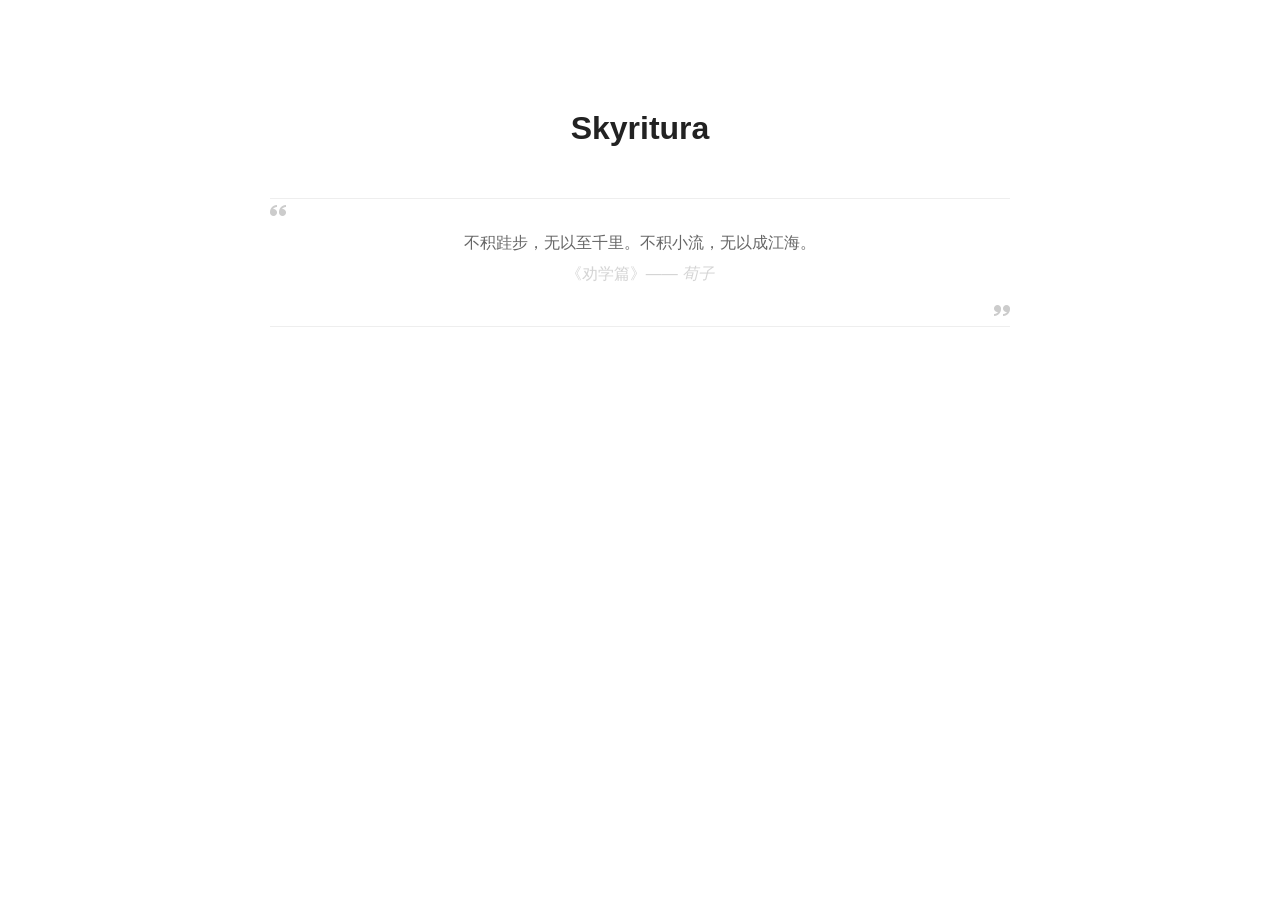
<file: index.html>
<!doctype html>
<html lang="zh" class="no-js">
<head>
  <meta charset="utf-8">
  <meta http-equiv="X-UA-Compatible" content="IE=edge">
  <meta name="viewport" content="width=device-width, initial-scale=1">
  <title>Skyritura</title>
  <meta name="Description" content="Home Page of Skyritura">
  <meta name="color-scheme" content="dark light">
  <script>(function(H){H.className=H.className.replace(/\bno-js\b/,'js')})(document.documentElement)</script>
  <link rel="stylesheet" type="text/css" href="assets/css/main.css"/>
</head>

<body>
  <div class="vi">
    <h1 class="animate-slide-in-down">Skyritura</h1>
    <div class="quote">
      <span class="quote-line quote-line-start animate-slide-in-left"></span>
      <span class="quote-icon quote-icon-start animate-slide-in-down">
        <i class="icon icon-quotes-left"></i>
      </span>
      <p class="quote-content animate-slide-in-down">不积跬步，无以至千里。不积小流，无以成江海。</p>
      <p class="quote-author animate-slide-in-down">《劝学篇》—— <em>荀子</em></p>
      <span class="quote-icon quote-icon-end animate-slide-in-up">
        <i class="icon icon-quotes-right"></i>
      </span>
      <span class="quote-line quote-line-end animate-slide-in-right"></span>
    </div>
    <div class="links">
      <a href="./games/" class="animate-slide-in-down">小游戏</a>
      <a href="./sj/" class="animate-slide-in-down">事件</a>
    </div>
    <div class="location">
      <span class="location-icon animate-slide-in-up">
        <i class="icon icon-map-pin"></i>
      </span>
      <span class="location-text animate-slide-in-down">Skyritura - China</span>
    </div>
    <div class="relocating">
      Navigating to: <span class="relocate-location"></span>...
    </div>
  </div>

  <script src="assets/vendors/jquery-3.3.1.min.js"></script>
  <script>
    $(function () {
      var SLIDE_IN_DOWN = { opacity: 1, top: 0 };
      var SLIDE_IN_UP = { opacity: 1, bottom: 0 };
      var SLIDE_IN_LEFT = { left: 0 };
      var SLIDE_IN_RIGHT = { right: 0 };

      registerCheatCode();
      executeAnimations();

      function executeAnimations() {
        $.when()
          .then(animateTitle)
          .then(animateQuote)
          .then(animateLinks)
          .then(animateLocation);
      }

      function animateTitle() {
        return animate('h1', SLIDE_IN_DOWN);
      }

      function animateQuote() {
        return $.when(
          animate('.quote-line-start', SLIDE_IN_LEFT),
          animate('.quote-line-end',SLIDE_IN_RIGHT),
          animate('.quote-icon-start', SLIDE_IN_DOWN),
          animate('.quote-icon-end', SLIDE_IN_UP)
        )
          .then(function () {
            return animate('.quote-content', SLIDE_IN_DOWN);
          })
          .then(function () {
            return animate('.quote-author', SLIDE_IN_DOWN);
          });
      }

      function animateLinks() {
        var DELAY_STEP = 200;
        var elements = $('.links a');
        var concurrent = $.makeArray(elements)
          .map(function (element, index) {
            return animate(element, SLIDE_IN_DOWN, index * DELAY_STEP);
          });

        return $.when.apply($, concurrent);
      }

      function animateLocation() {
        return $.when(
          animate('.location-icon', SLIDE_IN_UP),
          animate('.location-text', SLIDE_IN_DOWN)
        );
      }

      function animate(selector, properties, delay, options) {
        delay = delay || 0;
        return $(selector).delay(delay)
          .animate(properties, options)
          .promise();
      }

      function registerCheatCode() {
        $(document.body).on('keydown', function (event) {
          var KEY_B = 66;

          if (event.which === KEY_B) {
            $('.relocate-location').text('Bookmark Page');
            $('.relocating').css('opacity', 1);

            window.setTimeout(function () {
              window.location.href = '/bookmarks.html';
            }, 1000);
          }
        });
      }
    });
  </script>
</body>
</html>
</file>
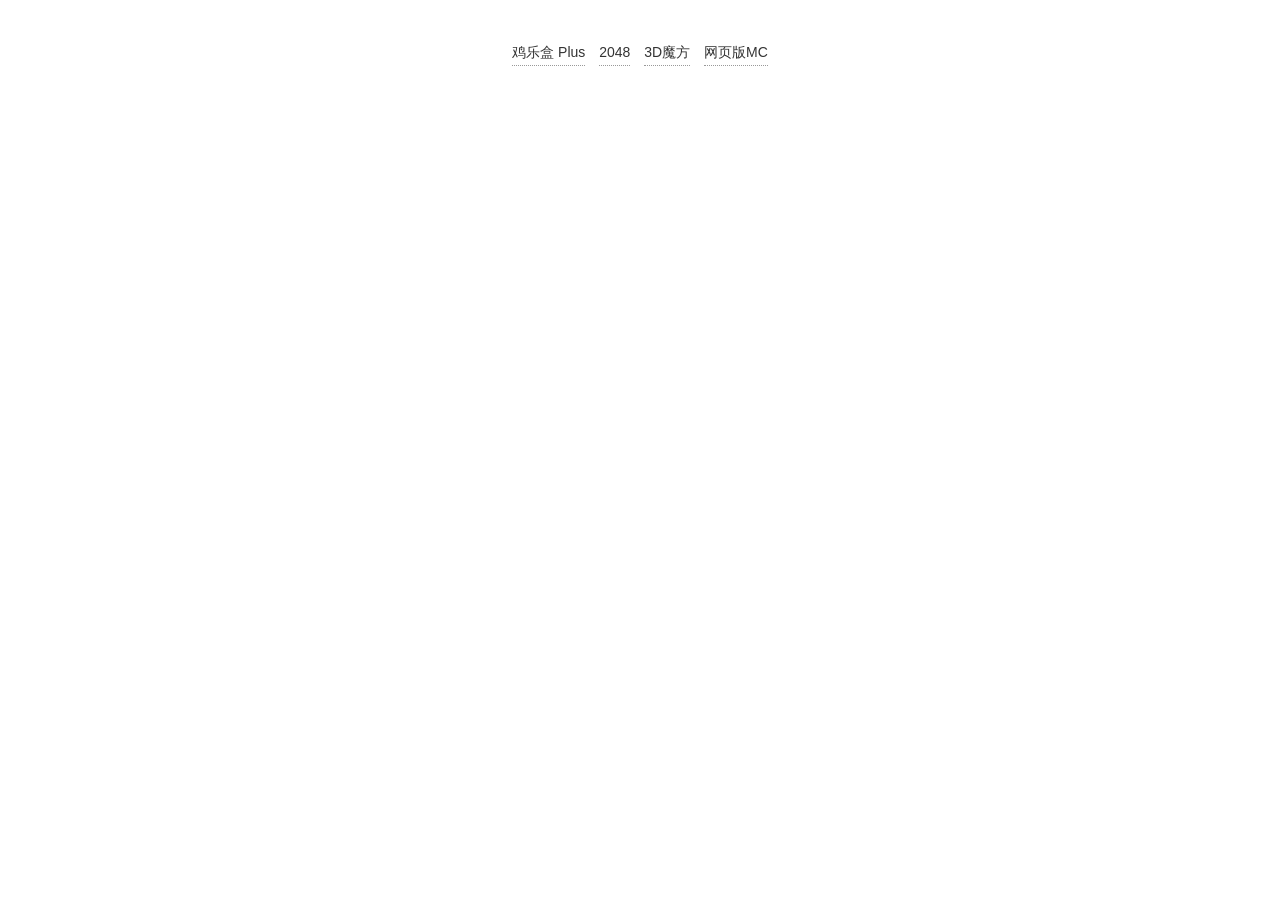
<file: games/index.html>
<!doctype html>
<html lang="zh" class="no-js">
<head>
  <meta charset="utf-8">
  <meta http-equiv="X-UA-Compatible" content="IE=edge">
  <meta name="viewport" content="width=device-width, initial-scale=1">
  <title>小游戏</title>
  <meta name="Description" content="Game Page of Skyritura">
  <meta name="color-scheme" content="dark light">
  <script>(function(H){H.className=H.className.replace(/\bno-js\b/,'js')})(document.documentElement)</script>
  <link rel="stylesheet" type="text/css" href="assets/css/main.css"/>
</head>

<body>
    <div class="links">
      <a href="./cxkmusic/" class="animate-slide-in-down">鸡乐盒 Plus</a>
      <a href="./2048/" class="animate-slide-in-down">2048</a>
      <a href="./3dcube/" class="animate-slide-in-down">3D魔方</a>
      <a href="./webmc/" class="animate-slide-in-down">网页版MC</a>
    </div>
    <div class="relocating">
      Navigating to: <span class="relocate-location"></span>...
    </div>
  </div>

  <script src="assets/vendors/jquery-3.3.1.min.js"></script>
  <script>
    $(function () {
      var SLIDE_IN_DOWN = { opacity: 1, top: 0 };
      var SLIDE_IN_UP = { opacity: 1, bottom: 0 };
      var SLIDE_IN_LEFT = { left: 0 };
      var SLIDE_IN_RIGHT = { right: 0 };

      registerCheatCode();
      executeAnimations();

      function executeAnimations() {
        $.when()
          .then(animateTitle)
          .then(animateQuote)
          .then(animateLinks)
          .then(animateLocation);
      }

      function animateTitle() {
        return animate('h1', SLIDE_IN_DOWN);
      }

      function animateQuote() {
        return $.when(
          animate('.quote-line-start', SLIDE_IN_LEFT),
          animate('.quote-line-end',SLIDE_IN_RIGHT),
          animate('.quote-icon-start', SLIDE_IN_DOWN),
          animate('.quote-icon-end', SLIDE_IN_UP)
        )
          .then(function () {
            return animate('.quote-content', SLIDE_IN_DOWN);
          })
          .then(function () {
            return animate('.quote-author', SLIDE_IN_DOWN);
          });
      }

      function animateLinks() {
        var DELAY_STEP = 200;
        var elements = $('.links a');
        var concurrent = $.makeArray(elements)
          .map(function (element, index) {
            return animate(element, SLIDE_IN_DOWN, index * DELAY_STEP);
          });

        return $.when.apply($, concurrent);
      }

      function animateLocation() {
        return $.when(
          animate('.location-icon', SLIDE_IN_UP),
          animate('.location-text', SLIDE_IN_DOWN)
        );
      }

      function animate(selector, properties, delay, options) {
        delay = delay || 0;
        return $(selector).delay(delay)
          .animate(properties, options)
          .promise();
      }

      function registerCheatCode() {
        $(document.body).on('keydown', function (event) {
          var KEY_B = 66;

          if (event.which === KEY_B) {
            $('.relocate-location').text('Bookmark Page');
            $('.relocating').css('opacity', 1);

            window.setTimeout(function () {
              window.location.href = '/bookmarks.html';
            }, 1000);
          }
        });
      }
    });
  </script>
</body>
</html>
</file>
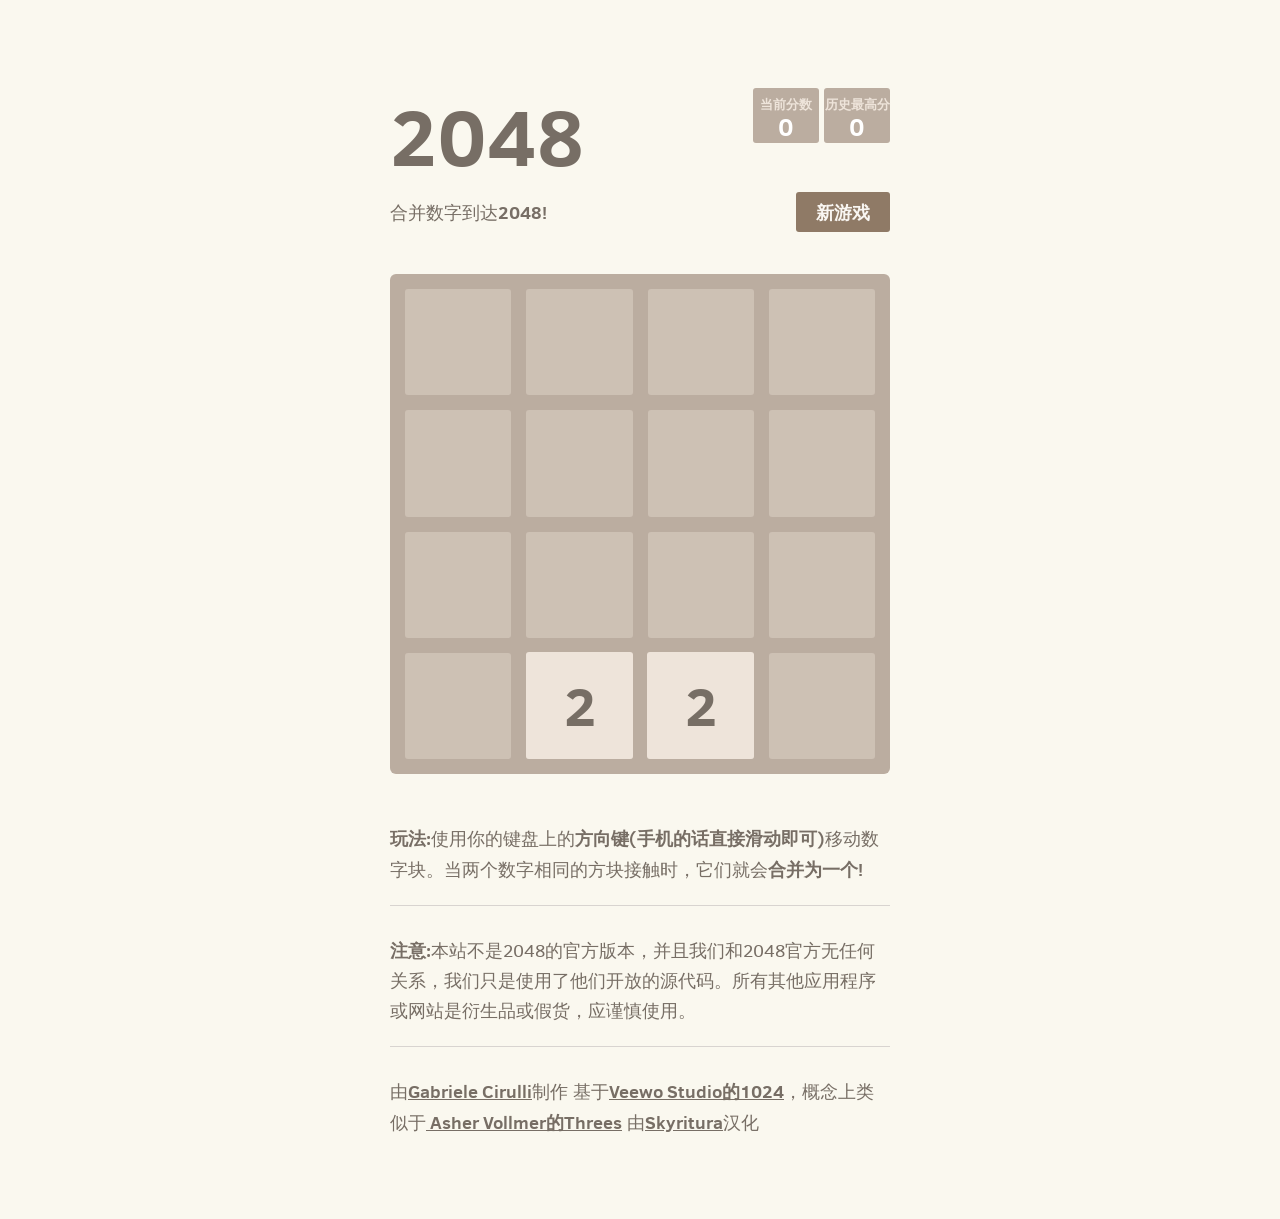
<file: games/2048/index.html>
<!DOCTYPE html>
<html>
<head>
  <meta charset="utf-8">
  <title>2048</title>

  <link href="style/main.css" rel="stylesheet" type="text/css">
  <link rel="shortcut icon" href="favicon.ico">
  <link rel="apple-touch-icon" href="meta/apple-touch-icon.png">
  <link rel="apple-touch-startup-image" href="meta/apple-touch-startup-image-640x1096.png" media="(device-width: 320px) and (device-height: 568px) and (-webkit-device-pixel-ratio: 2)"> <!-- iPhone 5+ -->
  <link rel="apple-touch-startup-image" href="meta/apple-touch-startup-image-640x920.png"  media="(device-width: 320px) and (device-height: 480px) and (-webkit-device-pixel-ratio: 2)"> <!-- iPhone, retina -->
  <meta name="apple-mobile-web-app-capable" content="yes">
  <meta name="apple-mobile-web-app-status-bar-style" content="black">

  <meta name="HandheldFriendly" content="True">
  <meta name="MobileOptimized" content="320">
  <meta name="viewport" content="width=device-width, target-densitydpi=160dpi, initial-scale=1.0, maximum-scale=1, user-scalable=no, minimal-ui">
</head>
<body>
  <div class="container">
    <div class="heading">
      <h1 class="title">2048</h1>
      <div class="scores-container">
        <div class="score-container">0</div>
        <div class="best-container">0</div>
      </div>
    </div>

    <div class="above-game">
      <p class="game-intro">合并数字到达<strong>2048!</strong></p>
      <a class="restart-button">新游戏</a>
    </div>

    <div class="game-container">
      <div class="game-message">
        <p></p>
        <div class="lower">
	        <a class="keep-playing-button">继续前进</a>
          <a class="retry-button">再试一次</a>
        </div>
      </div>

      <div class="grid-container">
        <div class="grid-row">
          <div class="grid-cell"></div>
          <div class="grid-cell"></div>
          <div class="grid-cell"></div>
          <div class="grid-cell"></div>
        </div>
        <div class="grid-row">
          <div class="grid-cell"></div>
          <div class="grid-cell"></div>
          <div class="grid-cell"></div>
          <div class="grid-cell"></div>
        </div>
        <div class="grid-row">
          <div class="grid-cell"></div>
          <div class="grid-cell"></div>
          <div class="grid-cell"></div>
          <div class="grid-cell"></div>
        </div>
        <div class="grid-row">
          <div class="grid-cell"></div>
          <div class="grid-cell"></div>
          <div class="grid-cell"></div>
          <div class="grid-cell"></div>
        </div>
      </div>

      <div class="tile-container">

      </div>
    </div>

    <p class="game-explanation">
      <strong class="important">玩法:</strong>使用你的键盘上的<strong>方向键(手机的话直接滑动即可)</strong>移动数字块。当两个数字相同的方块接触时，它们就会<strong>合并为一个!</strong>
    </p>
    <hr>
    <p>
    <strong class="important">注意:</strong>本站不是2048的官方版本，并且我们和2048官方无任何关系，我们只是使用了他们开放的源代码。所有其他应用程序或网站是衍生品或假货，应谨慎使用。
    </p>
    <hr>
    <p>
    由<a href="http://gabrielecirulli.com" target="_blank">Gabriele Cirulli</a>制作 基于<a href="https://itunes.apple.com/us/app/1024!/id823499224" target="_blank">Veewo Studio的1024</a>，概念上类似于<a href="http://asherv.com/threes/" target="_blank"> Asher Vollmer的Threes</a> 由<a href="https://skya.cloudns.be/" target="_blank">Skyritura</a>汉化
    </p>
  </div>

  <script src="js/bind_polyfill.js"></script>
  <script src="js/classlist_polyfill.js"></script>
  <script src="js/animframe_polyfill.js"></script>
  <script src="js/keyboard_input_manager.js"></script>
  <script src="js/html_actuator.js"></script>
  <script src="js/grid.js"></script>
  <script src="js/tile.js"></script>
  <script src="js/local_storage_manager.js"></script>
  <script src="js/game_manager.js"></script>
  <script src="js/application.js"></script>
</body>
</html>
</file>
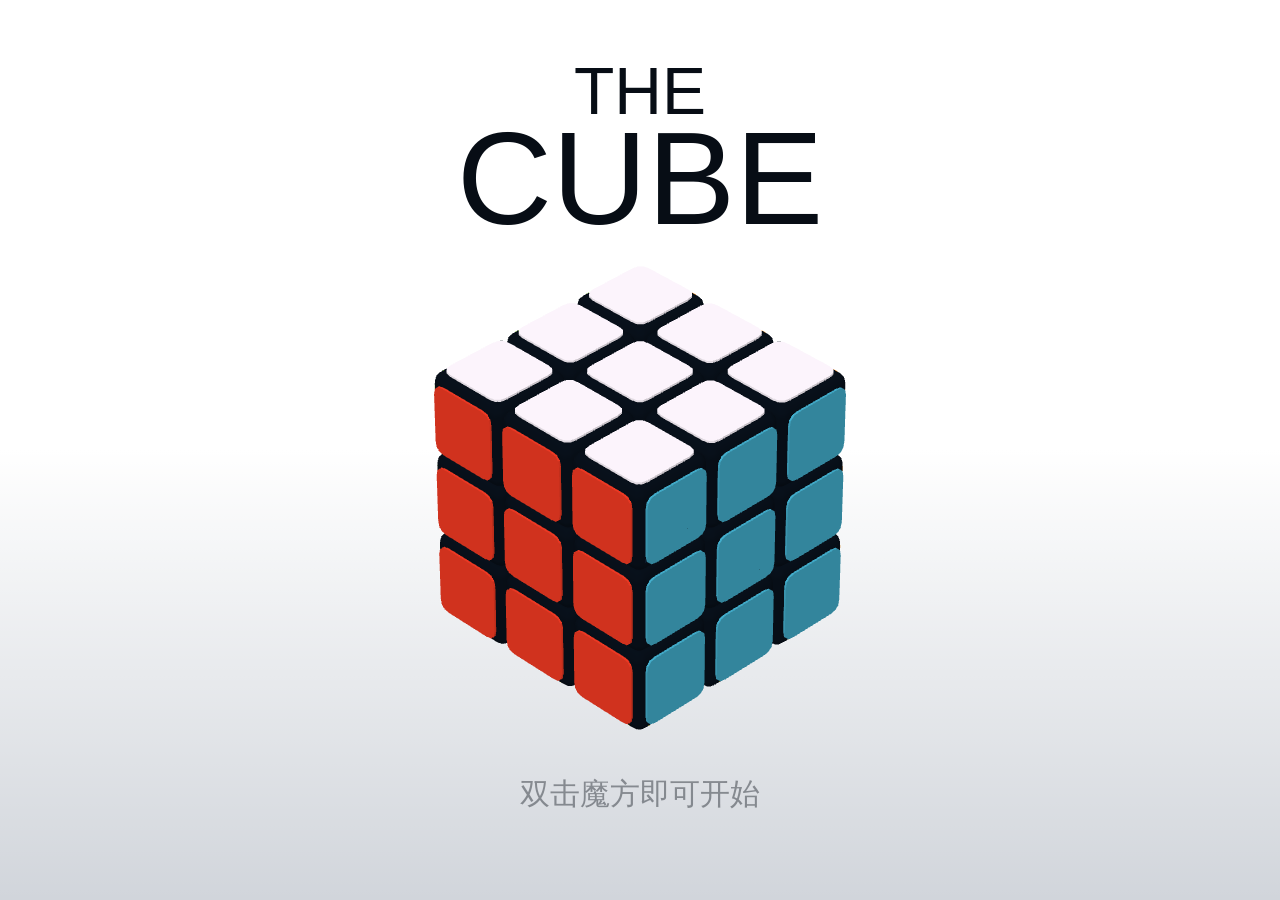
<file: games/3dcube/index.html>
﻿<!DOCTYPE html>
<html lang="en" >
<head>
<meta charset="UTF-8">
<title>HTML5 3D魔方</title>
<meta name="viewport" content="width=device-width,height=device-height,user-scalable=no,initial-scale=1.0,maximum-scale=1.0,minimum-scale=1.0">

<link rel="stylesheet" href="css/style.css">

</head>
<body>

<div class="ui">

  <div class="ui__background"></div>

  <div class="ui__game"></div>

  <div class="ui__texts">
    <h1 class="text text--title">
      <span>THE</span>
      <span>CUBE</span>
    </h1>
    <div class="text text--note">
      双击魔方即可开始
    </div>
    <div class="text text--timer">
      0:00
    </div>
    <div class="text text--complete">
      <span>Complete!</span>
    </div>
    <div class="text text--best-time">
      <icon trophy></icon>
      <span>Best Time!</span>
    </div>
  </div>

  <div class="ui__prefs">
    <range name="flip" title="Flip Type" list="Swift&nbsp;,Smooth,Bounce"></range>
    <range name="scramble" title="Scramble Length" list="20,25,30"></range>
    <range name="fov" title="Camera Angle" list="Ortographic,Perspective"></range>
    <range name="theme" title="Color Scheme" list="Cube,Erno,Dust,Camo,Rain"></range>
  </div>

  <div class="ui__stats">
    <div class="stats" name="total-solves">
      <i>Total solves:</i><b>-</b>
    </div>
    <div class="stats" name="best-time">
      <i>Best time:</i><b>-</b>
    </div>
    <div class="stats" name="worst-time">
      <i>Worst time:</i><b>-</b>
    </div>
    <div class="stats" name="average-5">
      <i>Average of 5:</i><b>-</b>
    </div>
    <div class="stats" name="average-12">
      <i>Average of 12:</i><b>-</b>
    </div>
    <div class="stats" name="average-25">
      <i>Average of 25:</i><b>-</b>
    </div>
  </div>

  <div class="ui__buttons">
    <button class="btn btn--bl btn--stats">
      <icon trophy></icon>
    </button>
    <button class="btn btn--bl btn--prefs">
      <icon settings></icon>
    </button>
    <button class="btn btn--bl btn--back">
      <icon back></icon>
    </button>
    <button class="btn btn--br btn--pwa">
    </button>
  </div>

</div>

<script src='js/three.min.js'></script>
<script src="js/index.js"></script>
</body>
</html>
</file>
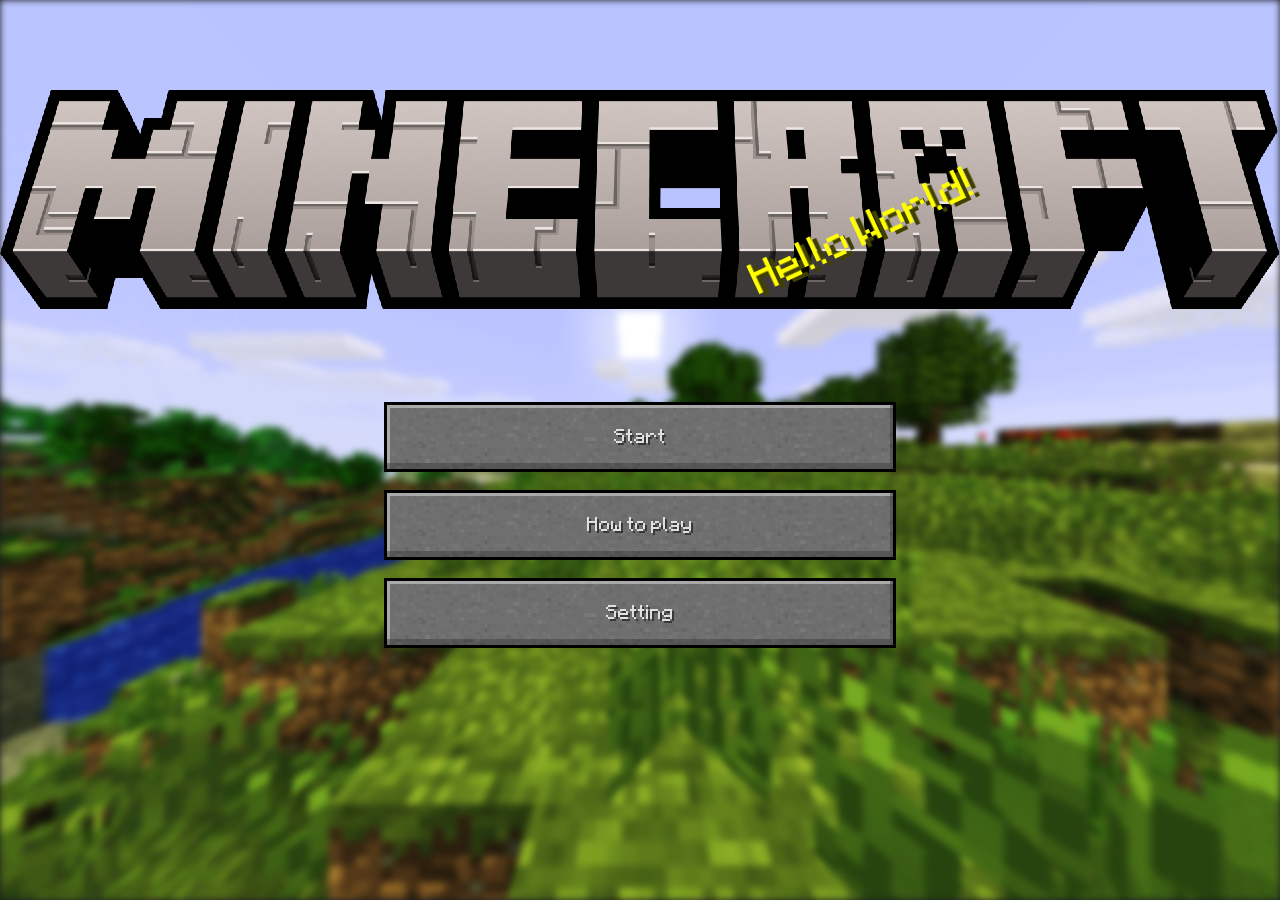
<file: games/webmc/index.html>
<!DOCTYPE html>
<html>
<head>
    <meta charset="utf-8"/>
    <meta name="viewport" Content ="width=device-width, initial-scale=1, maximum-scale=1, minimum-scale=1, user-scalable=no" />
    <title>WebMC</title>
    <link id="favicon" rel="icon" href="#" type="image/x-icon" />
    <link rel="stylesheet" type="text/css" href="./mc.css" />
    <script src="./src/main.js" type="module"></script>
    <style id="mcpage-preload">
        mcpage-preload {
            position: absolute; top: 0;
            width: 100vw;
            text-align: center;
            height: 100vh;
            overflow: hidden;
            background: #1D1F21;
            transition: opacity 1s ease;
            z-index: 100000;
        }
        mcpage-preload p {
            padding-top: calc(40vh + 1em);
            margin-top: 0;
            animation: loading-blink 1.3s infinite ease-out;
        }
        @keyframes loading-blink {
            50% { color: transparent; }
        }
        mcpage-preload img {
            position: fixed;
            bottom: 60%; left: 50%;
            transform: translateX(-50%);
        }
        mcpage-preload slot > ul, ::slotted(ul) {
            list-style: none;
            margin: 20px;
            padding: 0;
            white-space: nowrap;
            text-overflow: ellipsis;
            overflow: hidden;
            line-height: 1.2em;
        }
        mcpage-preload .left {
            text-align: start;
            direction: rtl;
            width: 50%;
            float: left;
        }
        mcpage-preload .right {
            text-align: start;
            width: 50%;
            float: right;
        }
        mcpage-preload .progress {
            line-height: 1rem;
        }
        mcpage-preload progress {
            -webkit-appearance: none;
            -moz-appearance: none;
            background-color: #555;
            height: 8px;
            border: 0;
            vertical-align: top;
            transform: translate(0, 0.5rem) translate(0, -50%);
        }
        mcpage-preload progress::-webkit-progress-bar {
            background-color: transparent;
        }
        mcpage-preload progress::-webkit-progress-value {
            background-color: #8f8;
        }
        mcpage-preload progress::-moz-progress-bar {
            background-color: #8f8;
        }
    </style>
</head>
<body>
    <mcpage-preload>
        <img src="./texture/jumpingBlock.gif" />
        <p>Loading...</p>
        <div class="progress"><progress value="0" max="0"></progress>&emsp;<span class="loadingCount">0</span> / <span class="loadedCount">0</span></div>
        <div class="left"><slot name="loading"><ul></ul></slot></div>
        <div class="right"><slot name="loaded"><ul></ul></slot></div>
        <ul slot="loading"></ul>
        <ul slot="loaded"></ul>
    </mcpage-preload>
</body>
</html>
</file>
<file: assets/css/main.css>
* {
  margin: 0;
  padding: 0;
}

html { transition: background-color .3s ease; }

body {
  font: 16px/1.8 -apple-system, BlinkMacSystemFont, "Segoe UI", "PingFang SC",
  "Microsoft YaHei", Helvetica, Arial, sans-serif,
  "Apple Color Emoji", "Segoe UI Emoji";
  text-align: center;
}

p { margin: 20px 0; }

ul, ol { list-style: none; }


/* Fonts
/* ================================================= */
@font-face {
  font-family: 'icomoon';
  src:
    url('../fonts/icomoon.ttf?mrs7x8') format('truetype'),
    url('../fonts/icomoon.woff?mrs7x8') format('woff'),
    url('../fonts/icomoon.svg?mrs7x8#icomoon') format('svg');
  font-weight: normal;
  font-style: normal;
}

[class^="icon-"], [class*=" icon-"] {
  /* use !important to prevent issues with browser extensions that change fonts */
  font-family: 'icomoon' !important;
  speak: none;
  font-style: normal;
  font-weight: normal;
  font-variant: normal;
  text-transform: none;
  line-height: 1;

  /* Better Font Rendering =========== */
  -webkit-font-smoothing: antialiased;
  -moz-osx-font-smoothing: grayscale;
}

.icon-map-pin:before {
  content: "\e902";
}
.icon-moon:before {
  content: "\e900";
}
.icon-sun:before {
  content: "\e901";
}
.icon-quotes-left:before {
  content: "\e977";
}
.icon-quotes-right:before {
  content: "\e978";
}


/* Animation
/* ================================================= */
.animate-slide-in-down,
.animate-slide-in-up {
  position: relative;
  opacity: 0;
}

.animate-slide-in-down { top: -10px; }

.animate-slide-in-up { bottom: -10px; }

.no-js .animate-slide-in-down,
.no-js .animate-slide-in-up { opacity: 1; }

.no-js .animate-slide-in-down { top: 0; }

.no-js .animate-slide-in-up { bottom: 0; }

.animate-slide-in-left { left: -100%; }
.no-js .animate-slide-in-left { left: 0; }

.animate-slide-in-right { right: -100%; }
.no-js .animate-slide-in-right { right: 0; }


/* Headline
/* ================================================= */
.vi {
  margin: 100px auto 0;
  max-width: 780px;
}

@media (max-width: 767px) {
  .vi { margin-top: 50px; }
}


/* Quote
/* ================================================= */
.quote {
  position: relative;
  overflow: hidden;
  margin: 40px 20px;
}

.quote-line {
  display: block;
  position: relative;
  height: 1px;
  transition: all .3s ease;
}

.quote cite::before {
  content: "-";
  padding: 0 5px;
}

.quote-icon { position: absolute; }

.quote-icon.animate-slide-in-down,
.quote-icon.animate-slide-in-up { opacity: 0; }
.no-js .quote-icon.animate-slide-in-down,
.no-js .quote-icon.animate-slide-in-up { opacity: 1; }

.quote-icon-start { left: 0; }
.quote-icon-start.animate-slide-in-down { top: -10px; }
.no-js .quote-icon-start.animate-slide-in-down { top: 0; }

.quote-icon-end { right: 0; }
.quote-icon-end.animate-slide-in-up { bottom: -10px; }
.no-js .quote-icon-end.animate-slide-in-up { bottom: 0; }

.quote-content { margin: 30px auto 0; }

.quote-author { margin: 10px auto 30px; }


/* Links
/* ================================================= */
.links {
  margin-top: 40px;
  font-size: 14px;
}

.links a {
  display: inline-block;
  position: relative;
  margin-left: 10px;
  text-decoration: none;
  border-bottom: 1px dotted;
  transition: border .3s ease, color .3s ease;
}

.links a:hover { border-bottom: 1px solid; }

.links a:active { top: 1px !important; }

.links a:first-child { margin-left: 0; }


/* Location
/* ================================================= */
.location {
  display: flex;
  justify-content: center;
  align-items: center;
  margin-top: 40px;
}

.location-icon { font-size: 14px; }

.location-text {
  margin-left: 6px;
  font-size: 13px;
}

.relocating {
  opacity: 0;
  font-size: 13px;
  transition: all .3s ease;
}


/* LIGHT MODE
/* ================================================= */
html { background-color: white; }
body { color: #333; }
::selection { background: #222; color: white; }
h1 { color: #222; }
.quote { color: #666; }
.quote-icon { color: #ccc; }
.quote-line { background: #eee; }
a { color: #333; }
.links a { border-bottom-color: #999; }
.links a:hover { border-bottom-color: #333; }
.location { color: #666; }
.relocating { color: #ccc; }


/* DARK MODE
/* ================================================= */
@media (prefers-color-scheme: dark) {
  html { background: #121621; }
  body { color: #6C7486; }
  ::selection { background: #222; color: #99A3BA; }
  h1 { color: #E4ECFA; }
  .quote { color: #6C7486; }
  .quote-icon { color: #3F4656; }
  .quote-line { background: #242836; }
  a { color: #99A3BA; }
  .links a { border-bottom-color: #6C7486; }
  .links a:hover { color: #E4ECFA; border-bottom-color: #99A3BA; }
  .location { color: #6C7486; }
}
</file>
<file: games/assets/css/main.css>
* {
  margin: 0;
  padding: 0;
}

html { transition: background-color .3s ease; }

body {
  font: 16px/1.8 -apple-system, BlinkMacSystemFont, "Segoe UI", "PingFang SC",
  "Microsoft YaHei", Helvetica, Arial, sans-serif,
  "Apple Color Emoji", "Segoe UI Emoji";
  text-align: center;
}

p { margin: 20px 0; }

ul, ol { list-style: none; }


/* Fonts
/* ================================================= */
@font-face {
  font-family: 'icomoon';
  src:
    url('../fonts/icomoon.ttf?mrs7x8') format('truetype'),
    url('../fonts/icomoon.woff?mrs7x8') format('woff'),
    url('../fonts/icomoon.svg?mrs7x8#icomoon') format('svg');
  font-weight: normal;
  font-style: normal;
}

[class^="icon-"], [class*=" icon-"] {
  /* use !important to prevent issues with browser extensions that change fonts */
  font-family: 'icomoon' !important;
  speak: none;
  font-style: normal;
  font-weight: normal;
  font-variant: normal;
  text-transform: none;
  line-height: 1;

  /* Better Font Rendering =========== */
  -webkit-font-smoothing: antialiased;
  -moz-osx-font-smoothing: grayscale;
}

.icon-map-pin:before {
  content: "\e902";
}
.icon-moon:before {
  content: "\e900";
}
.icon-sun:before {
  content: "\e901";
}
.icon-quotes-left:before {
  content: "\e977";
}
.icon-quotes-right:before {
  content: "\e978";
}


/* Animation
/* ================================================= */
.animate-slide-in-down,
.animate-slide-in-up {
  position: relative;
  opacity: 0;
}

.animate-slide-in-down { top: -10px; }

.animate-slide-in-up { bottom: -10px; }

.no-js .animate-slide-in-down,
.no-js .animate-slide-in-up { opacity: 1; }

.no-js .animate-slide-in-down { top: 0; }

.no-js .animate-slide-in-up { bottom: 0; }

.animate-slide-in-left { left: -100%; }
.no-js .animate-slide-in-left { left: 0; }

.animate-slide-in-right { right: -100%; }
.no-js .animate-slide-in-right { right: 0; }


/* Headline
/* ================================================= */
.vi {
  margin: 100px auto 0;
  max-width: 780px;
}

@media (max-width: 767px) {
  .vi { margin-top: 50px; }
}


/* Quote
/* ================================================= */
.quote {
  position: relative;
  overflow: hidden;
  margin: 40px 20px;
}

.quote-line {
  display: block;
  position: relative;
  height: 1px;
  transition: all .3s ease;
}

.quote cite::before {
  content: "-";
  padding: 0 5px;
}

.quote-icon { position: absolute; }

.quote-icon.animate-slide-in-down,
.quote-icon.animate-slide-in-up { opacity: 0; }
.no-js .quote-icon.animate-slide-in-down,
.no-js .quote-icon.animate-slide-in-up { opacity: 1; }

.quote-icon-start { left: 0; }
.quote-icon-start.animate-slide-in-down { top: -10px; }
.no-js .quote-icon-start.animate-slide-in-down { top: 0; }

.quote-icon-end { right: 0; }
.quote-icon-end.animate-slide-in-up { bottom: -10px; }
.no-js .quote-icon-end.animate-slide-in-up { bottom: 0; }

.quote-content { margin: 30px auto 0; }

.quote-author { margin: 10px auto 30px; }


/* Links
/* ================================================= */
.links {
  margin-top: 40px;
  font-size: 14px;
}

.links a {
  display: inline-block;
  position: relative;
  margin-left: 10px;
  text-decoration: none;
  border-bottom: 1px dotted;
  transition: border .3s ease, color .3s ease;
}

.links a:hover { border-bottom: 1px solid; }

.links a:active { top: 1px !important; }

.links a:first-child { margin-left: 0; }


/* Location
/* ================================================= */
.location {
  display: flex;
  justify-content: center;
  align-items: center;
  margin-top: 40px;
}

.location-icon { font-size: 14px; }

.location-text {
  margin-left: 6px;
  font-size: 13px;
}

.relocating {
  opacity: 0;
  font-size: 13px;
  transition: all .3s ease;
}


/* LIGHT MODE
/* ================================================= */
html { background-color: white; }
body { color: #333; }
::selection { background: #222; color: white; }
h1 { color: #222; }
.quote { color: #666; }
.quote-icon { color: #ccc; }
.quote-line { background: #eee; }
a { color: #333; }
.links a { border-bottom-color: #999; }
.links a:hover { border-bottom-color: #333; }
.location { color: #666; }
.relocating { color: #ccc; }


/* DARK MODE
/* ================================================= */
@media (prefers-color-scheme: dark) {
  html { background: #121621; }
  body { color: #6C7486; }
  ::selection { background: #222; color: #99A3BA; }
  h1 { color: #E4ECFA; }
  .quote { color: #6C7486; }
  .quote-icon { color: #3F4656; }
  .quote-line { background: #242836; }
  a { color: #99A3BA; }
  .links a { border-bottom-color: #6C7486; }
  .links a:hover { color: #E4ECFA; border-bottom-color: #99A3BA; }
  .location { color: #6C7486; }
}
</file>
<file: games/2048/style/main.css>
@import url(fonts/clear-sans.css);
html, body {
  margin: 0;
  padding: 0;
  background: #faf8ef;
  color: #776e65;
  font-family: "Clear Sans", "Helvetica Neue", Arial, sans-serif;
  font-size: 18px; }

body {
  margin: 80px 0; }

.heading:after {
  content: "";
  display: block;
  clear: both; }

h1.title {
  font-size: 80px;
  font-weight: bold;
  margin: 0;
  display: block;
  float: left; }

@-webkit-keyframes move-up {
  0% {
    top: 25px;
    opacity: 1; }

  100% {
    top: -50px;
    opacity: 0; } }
@-moz-keyframes move-up {
  0% {
    top: 25px;
    opacity: 1; }

  100% {
    top: -50px;
    opacity: 0; } }
@keyframes move-up {
  0% {
    top: 25px;
    opacity: 1; }

  100% {
    top: -50px;
    opacity: 0; } }
.scores-container {
  float: right;
  text-align: right; }

.score-container, .best-container {
  position: relative;
  display: inline-block;
  background: #bbada0;
  padding: 15px 25px;
  font-size: 25px;
  height: 25px;
  line-height: 47px;
  font-weight: bold;
  border-radius: 3px;
  color: white;
  margin-top: 8px;
  text-align: center; }
  .score-container:after, .best-container:after {
    position: absolute;
    width: 100%;
    top: 10px;
    left: 0;
    text-transform: uppercase;
    font-size: 13px;
    line-height: 13px;
    text-align: center;
    color: #eee4da; }
  .score-container .score-addition, .best-container .score-addition {
    position: absolute;
    right: 30px;
    color: red;
    font-size: 25px;
    line-height: 25px;
    font-weight: bold;
    color: rgba(119, 110, 101, 0.9);
    z-index: 100;
    -webkit-animation: move-up 600ms ease-in;
    -moz-animation: move-up 600ms ease-in;
    animation: move-up 600ms ease-in;
    -webkit-animation-fill-mode: both;
    -moz-animation-fill-mode: both;
    animation-fill-mode: both; }

.score-container:after {
  content: "当前分数"; }

.best-container:after {
  content: "历史最高分"; }

p {
  margin-top: 0;
  margin-bottom: 10px;
  line-height: 1.65; }

a {
  color: #776e65;
  font-weight: bold;
  text-decoration: underline;
  cursor: pointer; }

strong.important {
  text-transform: uppercase; }

hr {
  border: none;
  border-bottom: 1px solid #d8d4d0;
  margin-top: 20px;
  margin-bottom: 30px; }

.container {
  width: 500px;
  margin: 0 auto; }

@-webkit-keyframes fade-in {
  0% {
    opacity: 0; }

  100% {
    opacity: 1; } }
@-moz-keyframes fade-in {
  0% {
    opacity: 0; }

  100% {
    opacity: 1; } }
@keyframes fade-in {
  0% {
    opacity: 0; }

  100% {
    opacity: 1; } }
.game-container {
  margin-top: 40px;
  position: relative;
  padding: 15px;
  cursor: default;
  -webkit-touch-callout: none;
  -ms-touch-callout: none;
  -webkit-user-select: none;
  -moz-user-select: none;
  -ms-user-select: none;
  -ms-touch-action: none;
  touch-action: none;
  background: #bbada0;
  border-radius: 6px;
  width: 500px;
  height: 500px;
  -webkit-box-sizing: border-box;
  -moz-box-sizing: border-box;
  box-sizing: border-box; }
  .game-container .game-message {
    display: none;
    position: absolute;
    top: 0;
    right: 0;
    bottom: 0;
    left: 0;
    background: rgba(238, 228, 218, 0.5);
    z-index: 100;
    text-align: center;
    -webkit-animation: fade-in 800ms ease 1200ms;
    -moz-animation: fade-in 800ms ease 1200ms;
    animation: fade-in 800ms ease 1200ms;
    -webkit-animation-fill-mode: both;
    -moz-animation-fill-mode: both;
    animation-fill-mode: both; }
    .game-container .game-message p {
      font-size: 60px;
      font-weight: bold;
      height: 60px;
      line-height: 60px;
      margin-top: 222px; }
    .game-container .game-message .lower {
      display: block;
      margin-top: 59px; }
    .game-container .game-message a {
      display: inline-block;
      background: #8f7a66;
      border-radius: 3px;
      padding: 0 20px;
      text-decoration: none;
      color: #f9f6f2;
      height: 40px;
      line-height: 42px;
      margin-left: 9px; }
      .game-container .game-message a.keep-playing-button {
        display: none; }
    .game-container .game-message.game-won {
      background: rgba(237, 194, 46, 0.5);
      color: #f9f6f2; }
      .game-container .game-message.game-won a.keep-playing-button {
        display: inline-block; }
    .game-container .game-message.game-won, .game-container .game-message.game-over {
      display: block; }

.grid-container {
  position: absolute;
  z-index: 1; }

.grid-row {
  margin-bottom: 15px; }
  .grid-row:last-child {
    margin-bottom: 0; }
  .grid-row:after {
    content: "";
    display: block;
    clear: both; }

.grid-cell {
  width: 106.25px;
  height: 106.25px;
  margin-right: 15px;
  float: left;
  border-radius: 3px;
  background: rgba(238, 228, 218, 0.35); }
  .grid-cell:last-child {
    margin-right: 0; }

.tile-container {
  position: absolute;
  z-index: 2; }

.tile, .tile .tile-inner {
  width: 107px;
  height: 107px;
  line-height: 107px; }
.tile.tile-position-1-1 {
  -webkit-transform: translate(0px, 0px);
  -moz-transform: translate(0px, 0px);
  -ms-transform: translate(0px, 0px);
  transform: translate(0px, 0px); }
.tile.tile-position-1-2 {
  -webkit-transform: translate(0px, 121px);
  -moz-transform: translate(0px, 121px);
  -ms-transform: translate(0px, 121px);
  transform: translate(0px, 121px); }
.tile.tile-position-1-3 {
  -webkit-transform: translate(0px, 242px);
  -moz-transform: translate(0px, 242px);
  -ms-transform: translate(0px, 242px);
  transform: translate(0px, 242px); }
.tile.tile-position-1-4 {
  -webkit-transform: translate(0px, 363px);
  -moz-transform: translate(0px, 363px);
  -ms-transform: translate(0px, 363px);
  transform: translate(0px, 363px); }
.tile.tile-position-2-1 {
  -webkit-transform: translate(121px, 0px);
  -moz-transform: translate(121px, 0px);
  -ms-transform: translate(121px, 0px);
  transform: translate(121px, 0px); }
.tile.tile-position-2-2 {
  -webkit-transform: translate(121px, 121px);
  -moz-transform: translate(121px, 121px);
  -ms-transform: translate(121px, 121px);
  transform: translate(121px, 121px); }
.tile.tile-position-2-3 {
  -webkit-transform: translate(121px, 242px);
  -moz-transform: translate(121px, 242px);
  -ms-transform: translate(121px, 242px);
  transform: translate(121px, 242px); }
.tile.tile-position-2-4 {
  -webkit-transform: translate(121px, 363px);
  -moz-transform: translate(121px, 363px);
  -ms-transform: translate(121px, 363px);
  transform: translate(121px, 363px); }
.tile.tile-position-3-1 {
  -webkit-transform: translate(242px, 0px);
  -moz-transform: translate(242px, 0px);
  -ms-transform: translate(242px, 0px);
  transform: translate(242px, 0px); }
.tile.tile-position-3-2 {
  -webkit-transform: translate(242px, 121px);
  -moz-transform: translate(242px, 121px);
  -ms-transform: translate(242px, 121px);
  transform: translate(242px, 121px); }
.tile.tile-position-3-3 {
  -webkit-transform: translate(242px, 242px);
  -moz-transform: translate(242px, 242px);
  -ms-transform: translate(242px, 242px);
  transform: translate(242px, 242px); }
.tile.tile-position-3-4 {
  -webkit-transform: translate(242px, 363px);
  -moz-transform: translate(242px, 363px);
  -ms-transform: translate(242px, 363px);
  transform: translate(242px, 363px); }
.tile.tile-position-4-1 {
  -webkit-transform: translate(363px, 0px);
  -moz-transform: translate(363px, 0px);
  -ms-transform: translate(363px, 0px);
  transform: translate(363px, 0px); }
.tile.tile-position-4-2 {
  -webkit-transform: translate(363px, 121px);
  -moz-transform: translate(363px, 121px);
  -ms-transform: translate(363px, 121px);
  transform: translate(363px, 121px); }
.tile.tile-position-4-3 {
  -webkit-transform: translate(363px, 242px);
  -moz-transform: translate(363px, 242px);
  -ms-transform: translate(363px, 242px);
  transform: translate(363px, 242px); }
.tile.tile-position-4-4 {
  -webkit-transform: translate(363px, 363px);
  -moz-transform: translate(363px, 363px);
  -ms-transform: translate(363px, 363px);
  transform: translate(363px, 363px); }

.tile {
  position: absolute;
  -webkit-transition: 100ms ease-in-out;
  -moz-transition: 100ms ease-in-out;
  transition: 100ms ease-in-out;
  -webkit-transition-property: -webkit-transform;
  -moz-transition-property: -moz-transform;
  transition-property: transform; }
  .tile .tile-inner {
    border-radius: 3px;
    background: #eee4da;
    text-align: center;
    font-weight: bold;
    z-index: 10;
    font-size: 55px; }
  .tile.tile-2 .tile-inner {
    background: #eee4da;
    box-shadow: 0 0 30px 10px rgba(243, 215, 116, 0), inset 0 0 0 1px rgba(255, 255, 255, 0); }
  .tile.tile-4 .tile-inner {
    background: #ede0c8;
    box-shadow: 0 0 30px 10px rgba(243, 215, 116, 0), inset 0 0 0 1px rgba(255, 255, 255, 0); }
  .tile.tile-8 .tile-inner {
    color: #f9f6f2;
    background: #f2b179; }
  .tile.tile-16 .tile-inner {
    color: #f9f6f2;
    background: #f59563; }
  .tile.tile-32 .tile-inner {
    color: #f9f6f2;
    background: #f67c5f; }
  .tile.tile-64 .tile-inner {
    color: #f9f6f2;
    background: #f65e3b; }
  .tile.tile-128 .tile-inner {
    color: #f9f6f2;
    background: #edcf72;
    box-shadow: 0 0 30px 10px rgba(243, 215, 116, 0.2381), inset 0 0 0 1px rgba(255, 255, 255, 0.14286);
    font-size: 45px; }
    @media screen and (max-width: 520px) {
      .tile.tile-128 .tile-inner {
        font-size: 25px; } }
  .tile.tile-256 .tile-inner {
    color: #f9f6f2;
    background: #edcc61;
    box-shadow: 0 0 30px 10px rgba(243, 215, 116, 0.31746), inset 0 0 0 1px rgba(255, 255, 255, 0.19048);
    font-size: 45px; }
    @media screen and (max-width: 520px) {
      .tile.tile-256 .tile-inner {
        font-size: 25px; } }
  .tile.tile-512 .tile-inner {
    color: #f9f6f2;
    background: #edc850;
    box-shadow: 0 0 30px 10px rgba(243, 215, 116, 0.39683), inset 0 0 0 1px rgba(255, 255, 255, 0.2381);
    font-size: 45px; }
    @media screen and (max-width: 520px) {
      .tile.tile-512 .tile-inner {
        font-size: 25px; } }
  .tile.tile-1024 .tile-inner {
    color: #f9f6f2;
    background: #edc53f;
    box-shadow: 0 0 30px 10px rgba(243, 215, 116, 0.47619), inset 0 0 0 1px rgba(255, 255, 255, 0.28571);
    font-size: 35px; }
    @media screen and (max-width: 520px) {
      .tile.tile-1024 .tile-inner {
        font-size: 15px; } }
  .tile.tile-2048 .tile-inner {
    color: #f9f6f2;
    background: #edc22e;
    box-shadow: 0 0 30px 10px rgba(243, 215, 116, 0.55556), inset 0 0 0 1px rgba(255, 255, 255, 0.33333);
    font-size: 35px; }
    @media screen and (max-width: 520px) {
      .tile.tile-2048 .tile-inner {
        font-size: 15px; } }
  .tile.tile-super .tile-inner {
    color: #f9f6f2;
    background: #3c3a32;
    font-size: 30px; }
    @media screen and (max-width: 520px) {
      .tile.tile-super .tile-inner {
        font-size: 10px; } }

@-webkit-keyframes appear {
  0% {
    opacity: 0;
    -webkit-transform: scale(0);
    -moz-transform: scale(0);
    -ms-transform: scale(0);
    transform: scale(0); }

  100% {
    opacity: 1;
    -webkit-transform: scale(1);
    -moz-transform: scale(1);
    -ms-transform: scale(1);
    transform: scale(1); } }
@-moz-keyframes appear {
  0% {
    opacity: 0;
    -webkit-transform: scale(0);
    -moz-transform: scale(0);
    -ms-transform: scale(0);
    transform: scale(0); }

  100% {
    opacity: 1;
    -webkit-transform: scale(1);
    -moz-transform: scale(1);
    -ms-transform: scale(1);
    transform: scale(1); } }
@keyframes appear {
  0% {
    opacity: 0;
    -webkit-transform: scale(0);
    -moz-transform: scale(0);
    -ms-transform: scale(0);
    transform: scale(0); }

  100% {
    opacity: 1;
    -webkit-transform: scale(1);
    -moz-transform: scale(1);
    -ms-transform: scale(1);
    transform: scale(1); } }
.tile-new .tile-inner {
  -webkit-animation: appear 200ms ease 100ms;
  -moz-animation: appear 200ms ease 100ms;
  animation: appear 200ms ease 100ms;
  -webkit-animation-fill-mode: backwards;
  -moz-animation-fill-mode: backwards;
  animation-fill-mode: backwards; }

@-webkit-keyframes pop {
  0% {
    -webkit-transform: scale(0);
    -moz-transform: scale(0);
    -ms-transform: scale(0);
    transform: scale(0); }

  50% {
    -webkit-transform: scale(1.2);
    -moz-transform: scale(1.2);
    -ms-transform: scale(1.2);
    transform: scale(1.2); }

  100% {
    -webkit-transform: scale(1);
    -moz-transform: scale(1);
    -ms-transform: scale(1);
    transform: scale(1); } }
@-moz-keyframes pop {
  0% {
    -webkit-transform: scale(0);
    -moz-transform: scale(0);
    -ms-transform: scale(0);
    transform: scale(0); }

  50% {
    -webkit-transform: scale(1.2);
    -moz-transform: scale(1.2);
    -ms-transform: scale(1.2);
    transform: scale(1.2); }

  100% {
    -webkit-transform: scale(1);
    -moz-transform: scale(1);
    -ms-transform: scale(1);
    transform: scale(1); } }
@keyframes pop {
  0% {
    -webkit-transform: scale(0);
    -moz-transform: scale(0);
    -ms-transform: scale(0);
    transform: scale(0); }

  50% {
    -webkit-transform: scale(1.2);
    -moz-transform: scale(1.2);
    -ms-transform: scale(1.2);
    transform: scale(1.2); }

  100% {
    -webkit-transform: scale(1);
    -moz-transform: scale(1);
    -ms-transform: scale(1);
    transform: scale(1); } }
.tile-merged .tile-inner {
  z-index: 20;
  -webkit-animation: pop 200ms ease 100ms;
  -moz-animation: pop 200ms ease 100ms;
  animation: pop 200ms ease 100ms;
  -webkit-animation-fill-mode: backwards;
  -moz-animation-fill-mode: backwards;
  animation-fill-mode: backwards; }

.above-game:after {
  content: "";
  display: block;
  clear: both; }

.game-intro {
  float: left;
  line-height: 42px;
  margin-bottom: 0; }

.restart-button {
  display: inline-block;
  background: #8f7a66;
  border-radius: 3px;
  padding: 0 20px;
  text-decoration: none;
  color: #f9f6f2;
  height: 40px;
  line-height: 42px;
  display: block;
  text-align: center;
  float: right; }

.game-explanation {
  margin-top: 50px; }

@media screen and (max-width: 520px) {
  html, body {
    font-size: 15px; }

  body {
    margin: 20px 0;
    padding: 0 20px; }

  h1.title {
    font-size: 27px;
    margin-top: 15px; }

  .container {
    width: 280px;
    margin: 0 auto; }

  .score-container, .best-container {
    margin-top: 0;
    padding: 15px 10px;
    min-width: 40px; }

  .heading {
    margin-bottom: 10px; }

  .game-intro {
    width: 55%;
    display: block;
    box-sizing: border-box;
    line-height: 1.65; }

  .restart-button {
    width: 42%;
    padding: 0;
    display: block;
    box-sizing: border-box;
    margin-top: 2px; }

  .game-container {
    margin-top: 17px;
    position: relative;
    padding: 10px;
    cursor: default;
    -webkit-touch-callout: none;
    -ms-touch-callout: none;
    -webkit-user-select: none;
    -moz-user-select: none;
    -ms-user-select: none;
    -ms-touch-action: none;
    touch-action: none;
    background: #bbada0;
    border-radius: 6px;
    width: 280px;
    height: 280px;
    -webkit-box-sizing: border-box;
    -moz-box-sizing: border-box;
    box-sizing: border-box; }
    .game-container .game-message {
      display: none;
      position: absolute;
      top: 0;
      right: 0;
      bottom: 0;
      left: 0;
      background: rgba(238, 228, 218, 0.5);
      z-index: 100;
      text-align: center;
      -webkit-animation: fade-in 800ms ease 1200ms;
      -moz-animation: fade-in 800ms ease 1200ms;
      animation: fade-in 800ms ease 1200ms;
      -webkit-animation-fill-mode: both;
      -moz-animation-fill-mode: both;
      animation-fill-mode: both; }
      .game-container .game-message p {
        font-size: 60px;
        font-weight: bold;
        height: 60px;
        line-height: 60px;
        margin-top: 222px; }
      .game-container .game-message .lower {
        display: block;
        margin-top: 59px; }
      .game-container .game-message a {
        display: inline-block;
        background: #8f7a66;
        border-radius: 3px;
        padding: 0 20px;
        text-decoration: none;
        color: #f9f6f2;
        height: 40px;
        line-height: 42px;
        margin-left: 9px; }
        .game-container .game-message a.keep-playing-button {
          display: none; }
      .game-container .game-message.game-won {
        background: rgba(237, 194, 46, 0.5);
        color: #f9f6f2; }
        .game-container .game-message.game-won a.keep-playing-button {
          display: inline-block; }
      .game-container .game-message.game-won, .game-container .game-message.game-over {
        display: block; }

  .grid-container {
    position: absolute;
    z-index: 1; }

  .grid-row {
    margin-bottom: 10px; }
    .grid-row:last-child {
      margin-bottom: 0; }
    .grid-row:after {
      content: "";
      display: block;
      clear: both; }

  .grid-cell {
    width: 57.5px;
    height: 57.5px;
    margin-right: 10px;
    float: left;
    border-radius: 3px;
    background: rgba(238, 228, 218, 0.35); }
    .grid-cell:last-child {
      margin-right: 0; }

  .tile-container {
    position: absolute;
    z-index: 2; }

  .tile, .tile .tile-inner {
    width: 58px;
    height: 58px;
    line-height: 58px; }
  .tile.tile-position-1-1 {
    -webkit-transform: translate(0px, 0px);
    -moz-transform: translate(0px, 0px);
    -ms-transform: translate(0px, 0px);
    transform: translate(0px, 0px); }
  .tile.tile-position-1-2 {
    -webkit-transform: translate(0px, 67px);
    -moz-transform: translate(0px, 67px);
    -ms-transform: translate(0px, 67px);
    transform: translate(0px, 67px); }
  .tile.tile-position-1-3 {
    -webkit-transform: translate(0px, 135px);
    -moz-transform: translate(0px, 135px);
    -ms-transform: translate(0px, 135px);
    transform: translate(0px, 135px); }
  .tile.tile-position-1-4 {
    -webkit-transform: translate(0px, 202px);
    -moz-transform: translate(0px, 202px);
    -ms-transform: translate(0px, 202px);
    transform: translate(0px, 202px); }
  .tile.tile-position-2-1 {
    -webkit-transform: translate(67px, 0px);
    -moz-transform: translate(67px, 0px);
    -ms-transform: translate(67px, 0px);
    transform: translate(67px, 0px); }
  .tile.tile-position-2-2 {
    -webkit-transform: translate(67px, 67px);
    -moz-transform: translate(67px, 67px);
    -ms-transform: translate(67px, 67px);
    transform: translate(67px, 67px); }
  .tile.tile-position-2-3 {
    -webkit-transform: translate(67px, 135px);
    -moz-transform: translate(67px, 135px);
    -ms-transform: translate(67px, 135px);
    transform: translate(67px, 135px); }
  .tile.tile-position-2-4 {
    -webkit-transform: translate(67px, 202px);
    -moz-transform: translate(67px, 202px);
    -ms-transform: translate(67px, 202px);
    transform: translate(67px, 202px); }
  .tile.tile-position-3-1 {
    -webkit-transform: translate(135px, 0px);
    -moz-transform: translate(135px, 0px);
    -ms-transform: translate(135px, 0px);
    transform: translate(135px, 0px); }
  .tile.tile-position-3-2 {
    -webkit-transform: translate(135px, 67px);
    -moz-transform: translate(135px, 67px);
    -ms-transform: translate(135px, 67px);
    transform: translate(135px, 67px); }
  .tile.tile-position-3-3 {
    -webkit-transform: translate(135px, 135px);
    -moz-transform: translate(135px, 135px);
    -ms-transform: translate(135px, 135px);
    transform: translate(135px, 135px); }
  .tile.tile-position-3-4 {
    -webkit-transform: translate(135px, 202px);
    -moz-transform: translate(135px, 202px);
    -ms-transform: translate(135px, 202px);
    transform: translate(135px, 202px); }
  .tile.tile-position-4-1 {
    -webkit-transform: translate(202px, 0px);
    -moz-transform: translate(202px, 0px);
    -ms-transform: translate(202px, 0px);
    transform: translate(202px, 0px); }
  .tile.tile-position-4-2 {
    -webkit-transform: translate(202px, 67px);
    -moz-transform: translate(202px, 67px);
    -ms-transform: translate(202px, 67px);
    transform: translate(202px, 67px); }
  .tile.tile-position-4-3 {
    -webkit-transform: translate(202px, 135px);
    -moz-transform: translate(202px, 135px);
    -ms-transform: translate(202px, 135px);
    transform: translate(202px, 135px); }
  .tile.tile-position-4-4 {
    -webkit-transform: translate(202px, 202px);
    -moz-transform: translate(202px, 202px);
    -ms-transform: translate(202px, 202px);
    transform: translate(202px, 202px); }

  .tile .tile-inner {
    font-size: 35px; }

  .game-message p {
    font-size: 30px !important;
    height: 30px !important;
    line-height: 30px !important;
    margin-top: 90px !important; }
  .game-message .lower {
    margin-top: 30px !important; } }
</file>
<file: games/3dcube/css/style.css>
*, *:before, *:after {
  -webkit-user-select: none;
  -moz-user-select: none;
  user-select: none;
  box-sizing: border-box;
  cursor: inherit;
  margin: 0;
  padding: 0;
  outline: none;
  font-size: inherit;
  font-family: inherit;
  font-weight: inherit;
  font-style: inherit;
  text-transform: uppercase;
}
*:focus {
  outline: none;
}

html {
  -webkit-tap-highlight-color: transparent;
  -webkit-text-size-adjust: 100%;
  -webkit-font-smoothing: antialiased;
  -moz-osx-font-smoothing: grayscale;
  -ms-text-size-adjust: 100%;
  -webkit-text-size-adjust: 100%;
  overflow: hidden;
  height: 100%;
}

body {
  font-family: "BungeeFont", sans-serif;
  font-weight: normal;
  font-style: normal;
  line-height: 1;
  cursor: default;
  overflow: hidden;
  height: 100%;
  font-size: 5rem;
}

.icon {
  display: inline-block;
  font-size: inherit;
  overflow: visible;
  vertical-align: -0.125em;
  preserveAspectRatio: none;
}

.range {
  position: relative;
  width: 14em;
  z-index: 1;
  opacity: 0;
}
.range:not(:last-child) {
  margin-bottom: 2em;
}
.range__label {
  position: relative;
  font-size: 0.9em;
  line-height: 0.75em;
  padding-bottom: 0.5em;
  z-index: 2;
}
.range__track {
  position: relative;
  height: 1em;
  margin-left: 0.5em;
  margin-right: 0.5em;
  z-index: 3;
}
.range__track-line {
  position: absolute;
  background: rgba(0, 0, 0, 0.2);
  height: 2px;
  top: 50%;
  margin-top: -1px;
  left: -0.5em;
  right: -0.5em;
  transform-origin: left center;
}
.range__handle {
  position: absolute;
  width: 0;
  height: 0;
  top: 50%;
  left: 0;
  cursor: pointer;
  z-index: 1;
}
.range__handle div {
  transition: background 500ms ease;
  position: absolute;
  left: 0;
  top: 0;
  width: 0.9em;
  height: 0.9em;
  border-radius: 0.2em;
  margin-left: -0.45em;
  margin-top: -0.45em;
  background: #41aac8;
  border-bottom: 2px solid rgba(0, 0, 0, 0.2);
}
.range.is-active .range__handle div {
  transform: scale(1.25);
}
.range__handle:after {
  content: "";
  position: absolute;
  left: 0;
  top: 0;
  width: 3em;
  height: 3em;
  margin-left: -1.5em;
  margin-top: -1.5em;
}
.range__list {
  display: flex;
  flex-flow: row nowrap;
  justify-content: space-between;
  position: relative;
  padding-top: 0.5em;
  font-size: 0.55em;
  color: rgba(0, 0, 0, 0.5);
  z-index: 1;
}

.stats {
  position: relative;
  width: 14em;
  z-index: 1;
  display: flex;
  justify-content: space-between;
  opacity: 0;
}
.stats:not(:last-child) {
  margin-bottom: 1.5em;
}
.stats i {
  display: inline-block;
  color: rgba(0, 0, 0, 0.5);
  font-size: 0.9em;
}
.stats b {
  display: inline-block;
  font-size: 0.9em;
}

.text {
  position: absolute;
  left: 0;
  right: 0;
  text-align: center;
  line-height: 0.75;
  perspective: 100rem;
  opacity: 0;
}
.text i {
  display: inline-block;
  opacity: 0;
  white-space: pre-wrap;
}
.text--title {
  bottom: 75%;
  font-size: 4.4em;
  height: 1.2em;
}
.text--title span {
  display: block;
}
.text--title span:first-child {
  font-size: 0.5em;
  margin-bottom: 0.2em;
}
.text--note {
  top: 87%;
  font-size: 1em;
}
.text--timer {
  bottom: 78%;
  font-size: 3.5em;
  line-height: 1;
}
.text--complete, .text--best-time {
  font-size: 1.5em;
  top: 83%;
  line-height: 1em;
}

.btn {
  -webkit-appearance: none;
  -moz-appearance: none;
  appearance: none;
  background-color: transparent;
  border-radius: 0;
  border-width: 0;
  position: absolute;
  pointer-events: none;
  font-size: 1.2em;
  color: rgba(0, 0, 0, 0.25);
  opacity: 0;
}
.btn:after {
  position: absolute;
  content: "";
  width: 3em;
  height: 3em;
  left: 50%;
  top: 50%;
  margin-left: -1.5em;
  margin-top: -1.5em;
  border-radius: 100%;
}
.btn--bl {
  bottom: 0.8em;
  left: 0.8em;
}
.btn--br {
  bottom: 0.8em;
  right: 0.8em;
}
.btn--bc {
  bottom: 0.8em;
  left: calc(50% - 0.5em);
}
.btn--pwa {
  transition: color 500ms ease;
  color: inherit;
  height: 1em;
}
.btn--pwa svg {
  font-size: 0.6em;
  margin: 0.35em 0;
}
.btn svg {
  display: block;
}

.ui {
  pointer-events: none;
  color: #070d15;
}
.ui, .ui__background, .ui__game, .ui__texts, .ui__prefs, .ui__stats, .ui__buttons {
  position: absolute;
  top: 0;
  left: 0;
  width: 100%;
  height: 100%;
  overflow: hidden;
}
.ui__background {
  z-index: 1;
  transition: background 500ms ease;
  background: #d1d5db;
}
.ui__background:after {
  position: absolute;
  top: 0;
  left: 0;
  width: 100%;
  height: 100%;
  content: "";
  background-image: linear-gradient(to bottom, white 50%, rgba(255, 255, 255, 0) 100%);
}
.ui__game {
  pointer-events: all;
  z-index: 2;
}
.ui__game canvas {
  display: block;
  width: 100%;
  height: 100%;
}
.ui__texts {
  z-index: 3;
}
.ui__prefs, .ui__stats {
  display: flex;
  flex-flow: column nowrap;
  justify-content: center;
  align-items: center;
  overflow: hidden;
  z-index: 4;
}
.ui__buttons {
  z-index: 5;
}
.ui__notification {
  transition: transform 500ms ease, opacity 500ms ease;
  font-family: sans-serif;
  position: absolute;
  left: 50%;
  bottom: 0.6em;
  padding: 0.6em;
  margin-left: -9.4em;
  width: 18.8em;
  z-index: 6;
  background: rgba(17, 17, 17, 0.9);
  border-radius: 0.8em;
  display: flex;
  align-items: center;
  flex-flow: row nowrap;
  color: #fff;
  user-select: none;
  opacity: 0;
  pointer-events: none;
  transform: translateY(100%);
}
.ui__notification.is-active {
  opacity: 1;
  pointer-events: all;
  transform: none;
}
.ui__notification * {
  text-transform: none;
}
.ui__notification-icon {
  background-size: 100% 100%;
  left: 0.6em;
  top: 0.6em;
  width: 2.8em;
  height: 2.8em;
  border-radius: 0.5em;
  background: #fff;
  margin-right: 0.6em;
  display: block;
}
.ui__notification-text {
  font-size: 0.75em;
  line-height: 1.4em;
}
.ui__notification-text .icon {
  color: #4f82fd;
  font-size: 1.1em;
}
.ui__notification-text b {
  font-weight: 700;
}

.btn--stats {
  visibility: hidden;
}
</file>
<file: games/webmc/mc.css>
@font-face {
    font-family: mc-font;
    src: url(./texture/mc-font.ttf);
}
body {
    padding: 0;
    margin: 0;
    image-rendering: pixelated;
    height: 100vh;
    overflow: hidden;
    background: #1D1F21;
    color: #DDD;
    -webkit-touch-callout:none;
    -webkit-user-select: none;
    -moz-user-select: none;
    -ms-user-select: none;
    user-select: none;
    font-family: mc-font;
    -webkit-tap-highlight-color: transparent;
}
</file>
